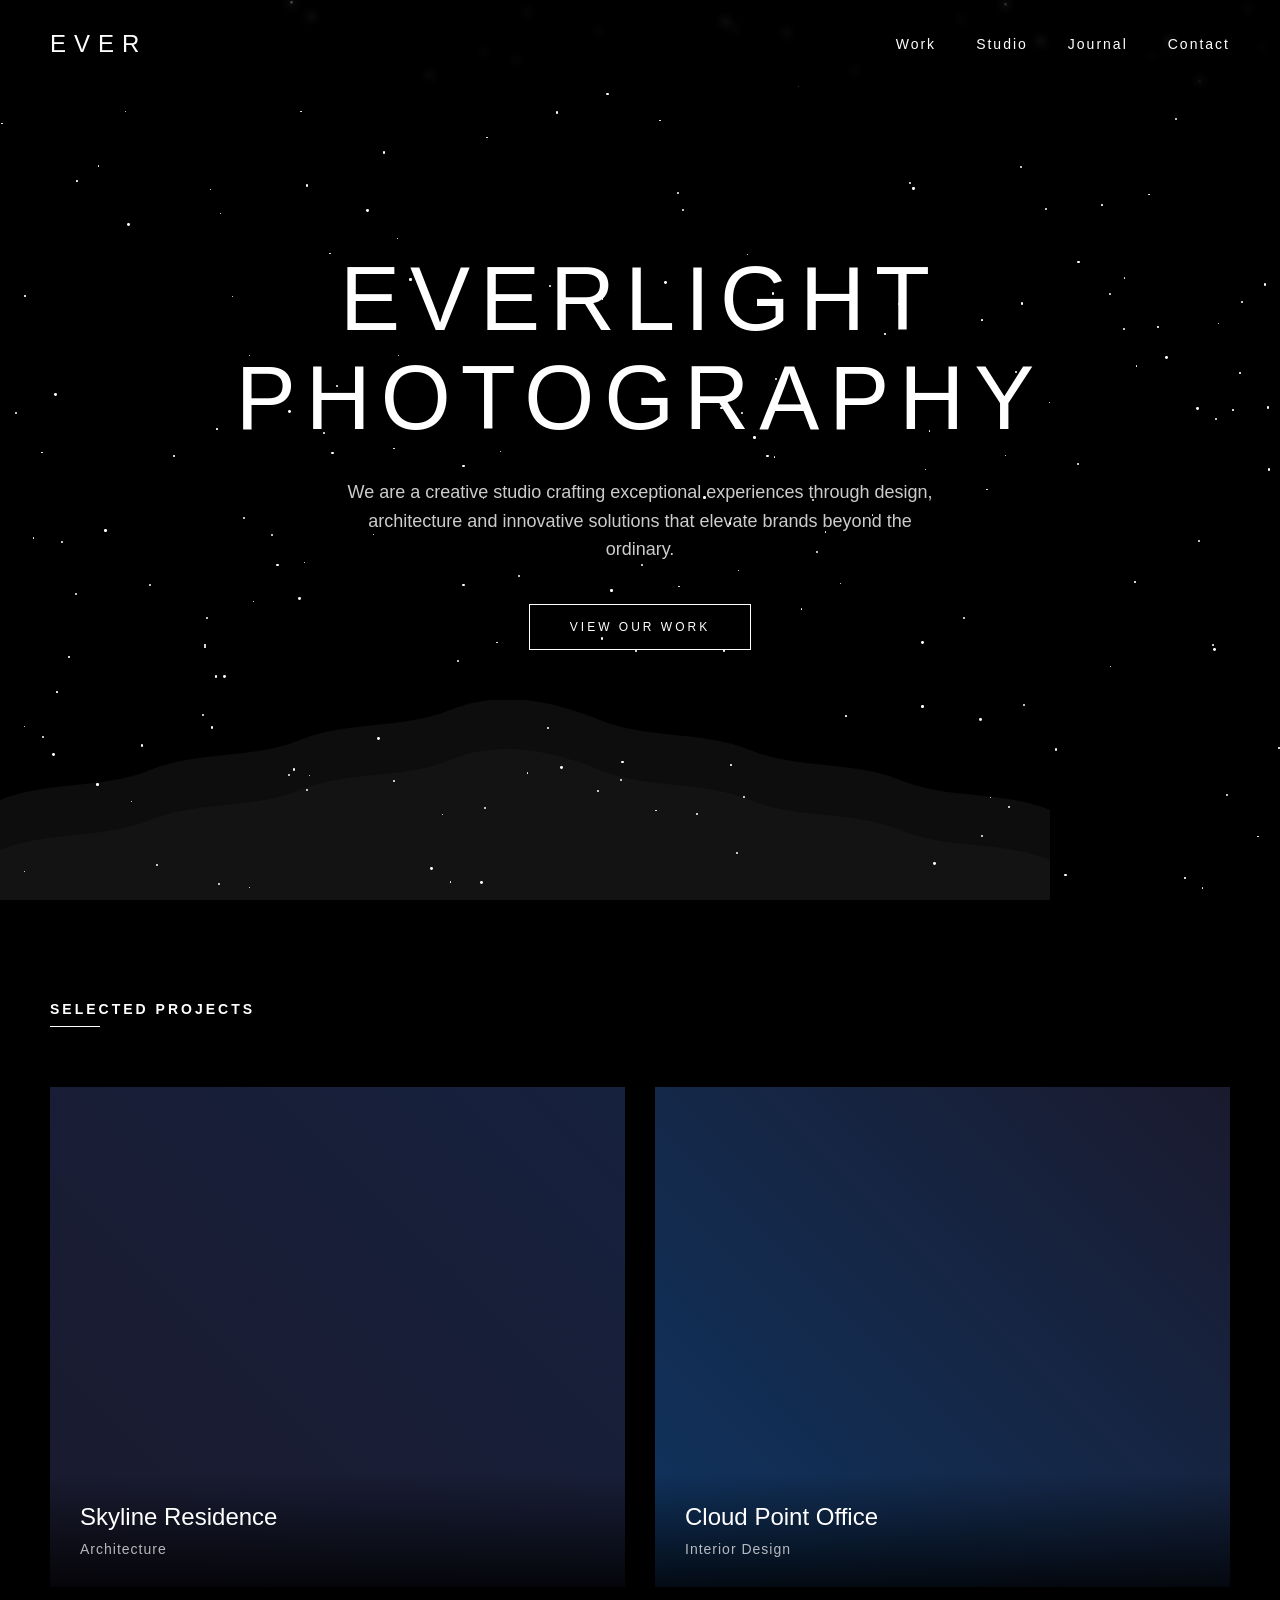
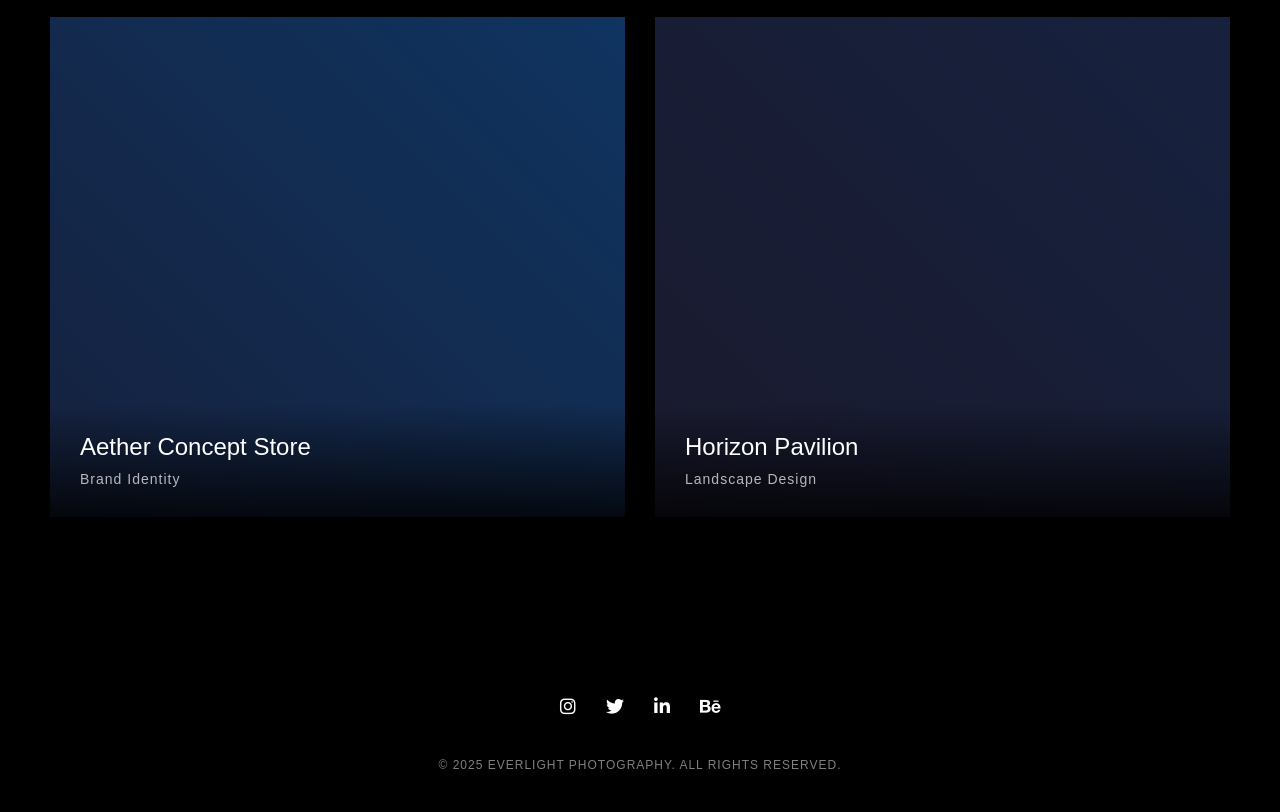
<file: index.html>
<!DOCTYPE html>
<html lang="en">
<head>
    <meta charset="UTF-8">
    <meta name="viewport" content="width=device-width, initial-scale=1.0">
    <title>EVERLIGHT PHOTOGRAPHY</title>
    <link rel="stylesheet" href="https://cdnjs.cloudflare.com/ajax/libs/font-awesome/6.4.0/css/all.min.css">
    <style>
        * {
            margin: 0;
            padding: 0;
            box-sizing: border-box;
            font-family: 'Helvetica Neue', Arial, sans-serif;
        }

        body {
            background: #000;
            color: #fff;
            overflow-x: hidden;
            min-height: 100vh;
            position: relative;
        }

        /* Starry background effect */
        #stars {
            position: fixed;
            top: 0;
            left: 0;
            width: 100%;
            height: 100%;
            z-index: -1;
        }

        .star {
            position: absolute;
            background-color: #fff;
            border-radius: 50%;
            animation: twinkle 4s infinite ease-in-out;
        }

        @keyframes twinkle {
            0%, 100% { opacity: 0.2; }
            50% { opacity: 1; }
        }

        /* Clouds at the bottom */
        .clouds {
            position: fixed;
            bottom: 0;
            left: 0;
            width: 100%;
            height: 200px;
            background: url('[data-uri]');
            background-size: 100% 100%;
            z-index: -1;
            opacity: 0.5;
        }

        /* Header styles */
        header {
            padding: 30px 50px;
            display: flex;
            justify-content: space-between;
            align-items: center;
            position: fixed;
            width: 100%;
            top: 0;
            z-index: 10;
            backdrop-filter: blur(5px);
            background: rgba(0, 0, 0, 0.3);
        }

        .logo {
            font-size: 24px;
            letter-spacing: 8px;
            font-weight: 300;
            text-transform: uppercase;
        }

        nav ul {
            display: flex;
            list-style: none;
            gap: 40px;
        }

        nav a {
            color: #fff;
            text-decoration: none;
            font-size: 14px;
            letter-spacing: 2px;
            position: relative;
            padding-bottom: 5px;
        }

        nav a:after {
            content: '';
            position: absolute;
            bottom: 0;
            left: 0;
            width: 0;
            height: 1px;
            background: #fff;
            transition: width 0.3s ease;
        }

        nav a:hover:after {
            width: 100%;
        }

        /* Hero section */
        .hero {
            height: 100vh;
            display: flex;
            flex-direction: column;
            justify-content: center;
            align-items: center;
            text-align: center;
            padding: 0 20px;
            position: relative;
            z-index: 1;
        }

        .hero h1 {
            font-size: 90px;
            font-weight: 300;
            letter-spacing: 10px;
            text-transform: uppercase;
            margin-bottom: 30px;
            line-height: 1.1;
        }

        .hero p {
            font-size: 18px;
            max-width: 600px;
            margin-bottom: 40px;
            line-height: 1.6;
            font-weight: 300;
            opacity: 0.8;
        }

        .typewriter {
            display: inline-block;
            position: relative;
        }

        .typewriter:after {
            content: '';
            position: absolute;
            right: -10px;
            top: 0;
            height: 100%;
            width: 2px;
            background: #fff;
            animation: blink 1s infinite;
        }

        @keyframes blink {
            0%, 100% { opacity: 1; }
            50% { opacity: 0; }
        }

        .btn {
            display: inline-block;
            padding: 15px 40px;
            border: 1px solid #fff;
            color: #fff;
            text-decoration: none;
            text-transform: uppercase;
            letter-spacing: 3px;
            font-size: 12px;
            transition: all 0.3s ease;
            position: relative;
            overflow: hidden;
        }

        .btn:before {
            content: '';
            position: absolute;
            top: 0;
            left: -100%;
            width: 100%;
            height: 100%;
            background: rgba(255, 255, 255, 0.1);
            transition: left 0.5s ease;
        }

        .btn:hover:before {
            left: 100%;
        }

        .btn:hover {
            background: rgba(255, 255, 255, 0.05);
        }

        /* Projects section */
        .projects {
            padding: 100px 50px;
            max-width: 1400px;
            margin: 0 auto;
        }

        .section-title {
            font-size: 14px;
            letter-spacing: 3px;
            text-transform: uppercase;
            margin-bottom: 60px;
            position: relative;
            display: inline-block;
            padding-bottom: 10px;
        }

        .section-title:after {
            content: '';
            position: absolute;
            bottom: 0;
            left: 0;
            width: 50px;
            height: 1px;
            background: #fff;
        }

        .project-grid {
            display: grid;
            grid-template-columns: repeat(auto-fill, minmax(400px, 1fr));
            gap: 30px;
        }

        .project-card {
            position: relative;
            height: 500px;
            overflow: hidden;
        }

        .project-image {
            width: 100%;
            height: 100%;
            background: #222;
            transition: transform 0.5s ease;
        }

        .project-card:hover .project-image {
            transform: scale(1.05);
        }

        .project-info {
            position: absolute;
            bottom: 0;
            left: 0;
            width: 100%;
            padding: 30px;
            background: linear-gradient(transparent, rgba(0,0,0,0.8));
        }

        .project-title {
            font-size: 24px;
            margin-bottom: 10px;
            font-weight: 300;
        }

        .project-category {
            font-size: 14px;
            opacity: 0.7;
            letter-spacing: 1px;
        }

        /* Footer */
        footer {
            padding: 80px 50px 40px;
            display: flex;
            flex-direction: column;
            align-items: center;
        }

        .social-links {
            display: flex;
            gap: 30px;
            margin-bottom: 40px;
        }

        .social-links a {
            color: #fff;
            font-size: 18px;
            transition: opacity 0.3s ease;
        }

        .social-links a:hover {
            opacity: 0.7;
        }

        .copyright {
            font-size: 12px;
            letter-spacing: 1px;
            opacity: 0.5;
        }

        /* Responsive design */
        @media (max-width: 900px) {
            .hero h1 {
                font-size: 60px;
                letter-spacing: 6px;
            }
            
            .project-grid {
                grid-template-columns: repeat(auto-fill, minmax(300px, 1fr));
            }
            
            .project-card {
                height: 400px;
            }
        }

        @media (max-width: 600px) {
            header {
                padding: 20px;
                flex-direction: column;
                gap: 20px;
            }
            
            .hero h1 {
                font-size: 40px;
                letter-spacing: 4px;
            }
            
            .hero p {
                font-size: 16px;
            }
            
            nav ul {
                gap: 20px;
            }
            
            .projects {
                padding: 80px 20px;
            }
            
            .project-grid {
                grid-template-columns: 1fr;
            }
        }
    </style>
</head>
<body>
    <!-- Starry background -->
    <div id="stars"></div>
    <div class="clouds"></div>

    <!-- Header -->
    <header>
        <div class="logo">EVER</div>
        <nav>
            <ul>
                <li><a href="#">Work</a></li>
                <li><a href="#">Studio</a></li>
                <li><a href="#">Journal</a></li>
                <li><a href="#">Contact</a></li>
            </ul>
        </nav>
    </header>

    <!-- Hero Section -->
    <section class="hero">
        <h1>EVERLIGHT<br>PHOTOGRAPHY</h1>
        <p>We are a creative studio crafting exceptional experiences through design, architecture and innovative solutions that elevate brands beyond the ordinary.</p>
        <a href="#" class="btn">View Our Work</a>
    </section>

    <!-- Projects Section -->
    <section class="projects">
        <h2 class="section-title">Selected Projects</h2>
        <div class="project-grid">
            <div class="project-card">
                <div class="project-image" style="background: linear-gradient(45deg, #1a1a2e, #16213e);"></div>
                <div class="project-info">
                    <h3 class="project-title">Skyline Residence</h3>
                    <p class="project-category">Architecture</p>
                </div>
            </div>
            <div class="project-card">
                <div class="project-image" style="background: linear-gradient(45deg, #0f3460, #1a1a2e);"></div>
                <div class="project-info">
                    <h3 class="project-title">Cloud Point Office</h3>
                    <p class="project-category">Interior Design</p>
                </div>
            </div>
            <div class="project-card">
                <div class="project-image" style="background: linear-gradient(45deg, #16213e, #0f3460);"></div>
                <div class="project-info">
                    <h3 class="project-title">Aether Concept Store</h3>
                    <p class="project-category">Brand Identity</p>
                </div>
            </div>
            <div class="project-card">
                <div class="project-image" style="background: linear-gradient(45deg, #1a1a2e, #16213e);"></div>
                <div class="project-info">
                    <h3 class="project-title">Horizon Pavilion</h3>
                    <p class="project-category">Landscape Design</p>
                </div>
            </div>
        </div>
    </section>

    <!-- Footer -->
    <footer>
        <div class="social-links">
            <a href="#"><i class="fab fa-instagram"></i></a>
            <a href="#"><i class="fab fa-twitter"></i></a>
            <a href="#"><i class="fab fa-linkedin-in"></i></a>
            <a href="#"><i class="fab fa-behance"></i></a>
        </div>
        <p class="copyright">© 2025 EVERLIGHT PHOTOGRAPHY. ALL RIGHTS RESERVED.</p>
    </footer>

    <script>
        // Create stars for background
        function createStars() {
            const starsContainer = document.getElementById('stars');
            const starsCount = 200;
            
            for (let i = 0; i < starsCount; i++) {
                const star = document.createElement('div');
                star.classList.add('star');
                
                // Random position
                const posX = Math.random() * 100;
                const posY = Math.random() * 100;
                
                // Random size
                const size = Math.random() * 2 + 1;
                
                // Random animation delay
                const delay = Math.random() * 5;
                
                star.style.left = `${posX}%`;
                star.style.top = `${posY}%`;
                star.style.width = `${size}px`;
                star.style.height = `${size}px`;
                star.style.animationDelay = `${delay}s`;
                
                starsContainer.appendChild(star);
            }
        }
        
        // Initialize typewriter effect
        function initTypewriter() {
            const text = "CREATIVE STUDIO";
            const typewriterEl = document.querySelector('.hero p');
            let i = 0;
            
            function type() {
                if (i < text.length) {
                    typewriterEl.innerHTML = text.substring(0, i + 1) + '<span class="typewriter"></span>';
                    i++;
                    setTimeout(type, 100);
                } else {
                    // Once complete, start blinking
                    setInterval(() => {
                        typewriterEl.querySelector('.typewriter').style.animation = 'blink 1s infinite';
                    }, 100);
                }
            }
            
            // Start typing after a delay
            setTimeout(type, 1000);
        }
        
        // Initialize when page loads
        document.addEventListener('DOMContentLoaded', () => {
            createStars();
            // initTypewriter(); // Uncomment to enable typewriter effect
        });
    </script>
</body>
</html>
</file>
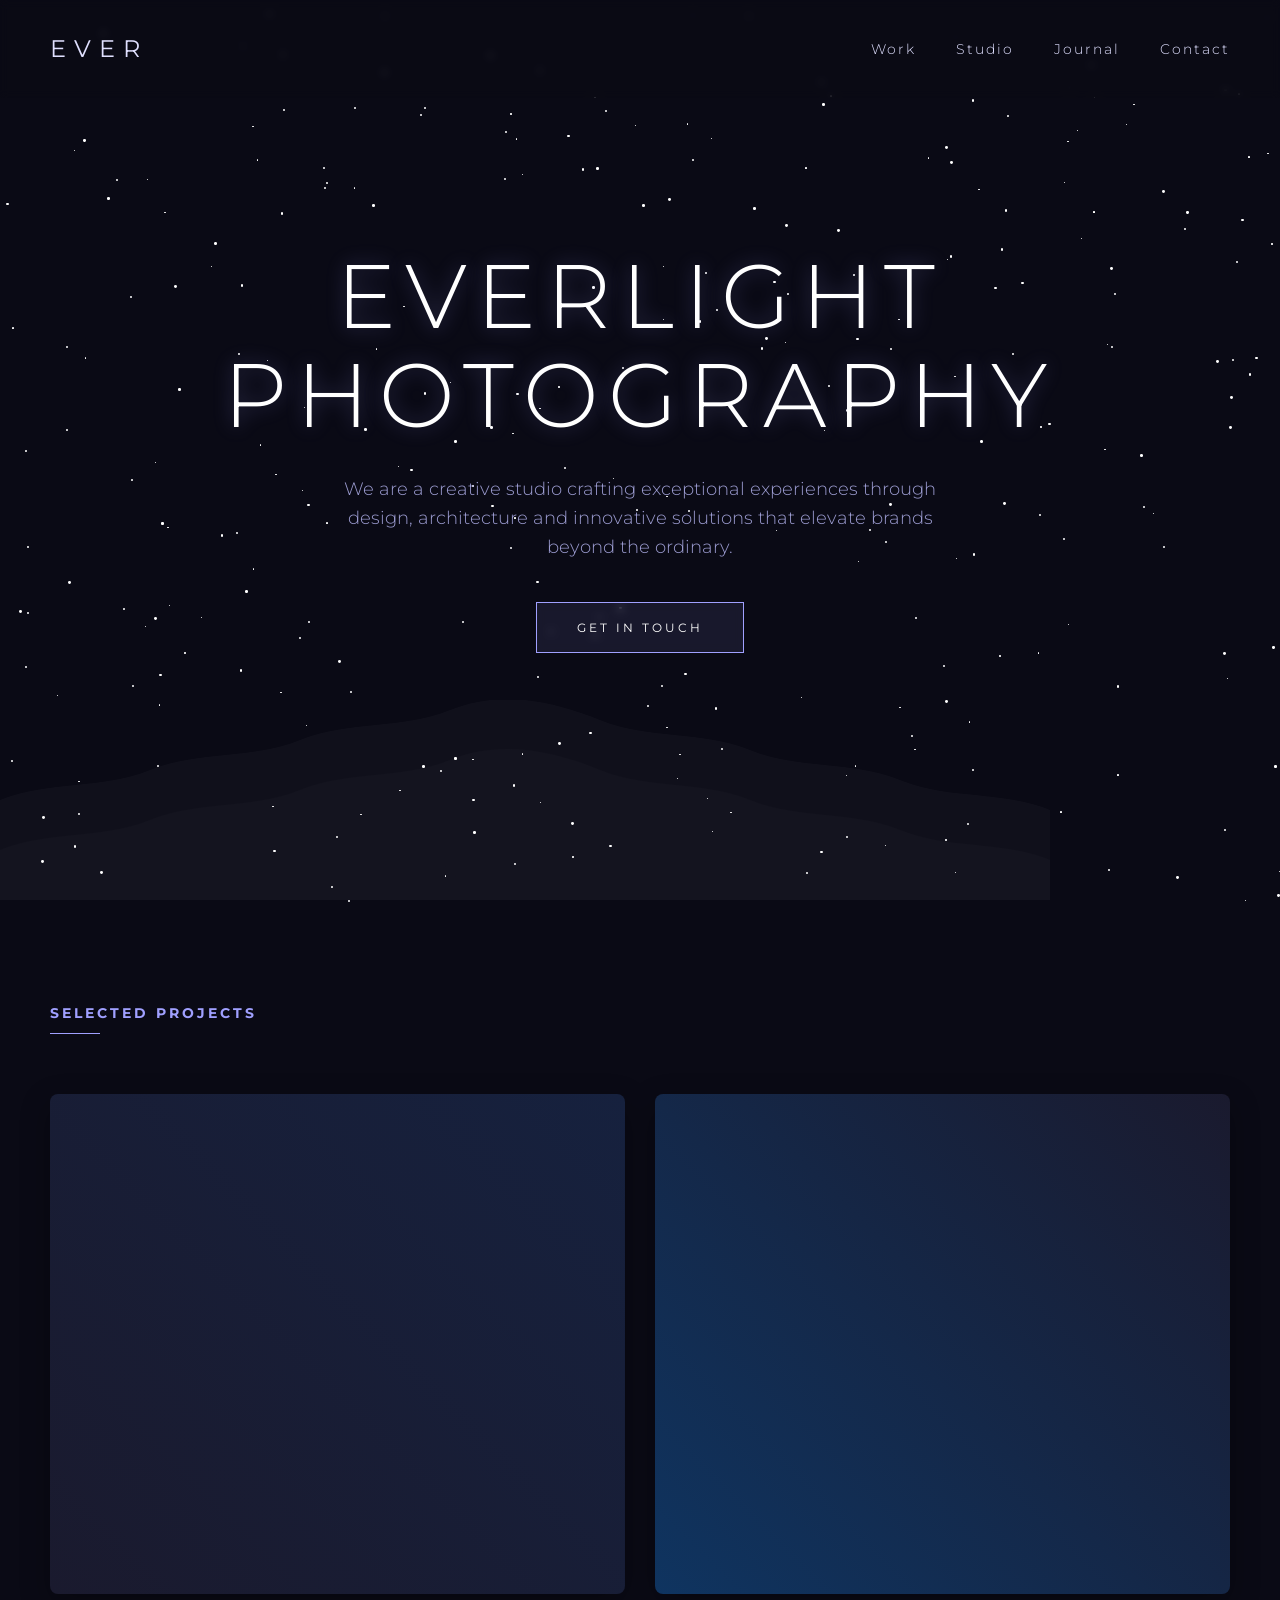
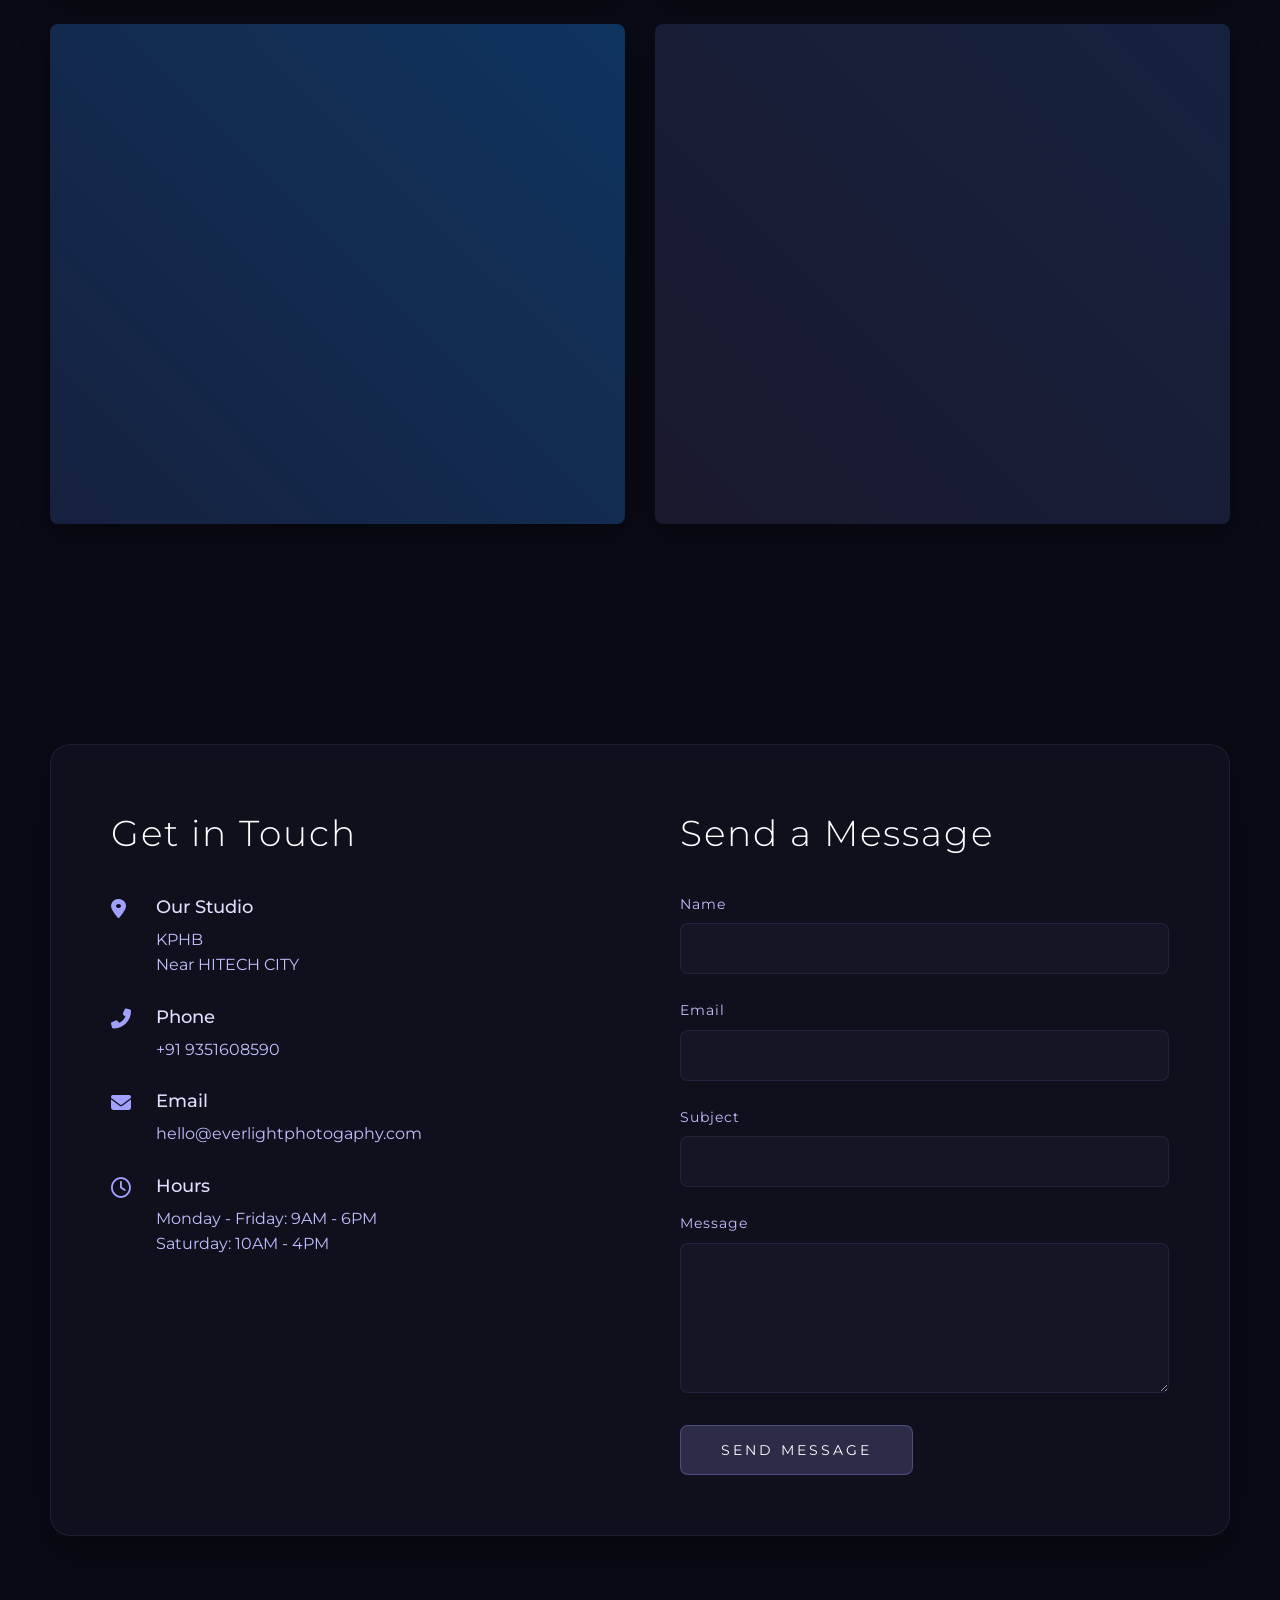
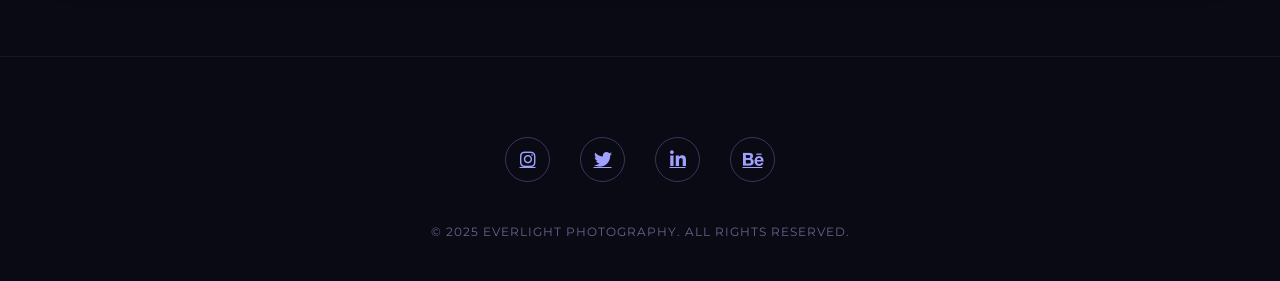
<file: index2.html>
<!DOCTYPE html>
<html lang="en">
<head>
    <meta charset="UTF-8">
    <meta name="viewport" content="width=device-width, initial-scale=1.0">
    <title>EVERLIGHT | Creative Studio</title>
    <link rel="stylesheet" href="https://cdnjs.cloudflare.com/ajax/libs/font-awesome/6.4.0/css/all.min.css">
    <link href="https://fonts.googleapis.com/css2?family=Montserrat:wght@300;400;500&display=swap" rel="stylesheet">
    <style>
        * {
            margin: 0;
            padding: 0;
            box-sizing: border-box;
            font-family: 'Montserrat', 'Helvetica Neue', Arial, sans-serif;
        }

        body {
            background: #0a0a15;
            color: #fff;
            overflow-x: hidden;
            min-height: 100vh;
            position: relative;
            line-height: 1.6;
        }

        /* Starry background effect */
        #stars {
            position: fixed;
            top: 0;
            left: 0;
            width: 100%;
            height: 100%;
            z-index: -1;
        }

        .star {
            position: absolute;
            background-color: #fff;
            border-radius: 50%;
            animation: twinkle 4s infinite ease-in-out;
        }

        @keyframes twinkle {
            0%, 100% { opacity: 0.2; transform: scale(1); }
            50% { opacity: 1; transform: scale(1.2); }
        }

        /* Clouds at the bottom */
        .clouds {
            position: fixed;
            bottom: 0;
            left: 0;
            width: 100%;
            height: 200px;
            background: url('[data-uri]');
            background-size: 100% 100%;
            z-index: -1;
            opacity: 0.3;
        }

        /* Header styles */
        header {
            padding: 30px 50px;
            display: flex;
            justify-content: space-between;
            align-items: center;
            position: fixed;
            width: 100%;
            top: 0;
            z-index: 10;
            backdrop-filter: blur(5px);
            background: rgba(10, 10, 21, 0.7);
            transition: background 0.3s ease;
        }

        header.scrolled {
            background: rgba(10, 10, 21, 0.95);
            box-shadow: 0 5px 20px rgba(0, 0, 0, 0.2);
        }

        .logo {
            font-size: 24px;
            letter-spacing: 8px;
            font-weight: 400;
            text-transform: uppercase;
            color: #e0e0ff;
        }

        nav ul {
            display: flex;
            list-style: none;
            gap: 40px;
        }

        nav a {
            color: #e0e0ff;
            text-decoration: none;
            font-size: 14px;
            letter-spacing: 2px;
            position: relative;
            padding-bottom: 5px;
            font-weight: 300;
            transition: color 0.3s ease;
        }

        nav a:after {
            content: '';
            position: absolute;
            bottom: 0;
            left: 0;
            width: 0;
            height: 1px;
            background: #a0a0ff;
            transition: width 0.3s ease;
        }

        nav a:hover:after {
            width: 100%;
        }

        nav a:hover {
            color: #fff;
        }

        /* Hero section */
        .hero {
            height: 100vh;
            display: flex;
            flex-direction: column;
            justify-content: center;
            align-items: center;
            text-align: center;
            padding: 0 20px;
            position: relative;
            z-index: 1;
        }

        .hero h1 {
            font-size: 90px;
            font-weight: 300;
            letter-spacing: 10px;
            text-transform: uppercase;
            margin-bottom: 30px;
            line-height: 1.1;
            color: #ffffff;
            text-shadow: 0 0 20px rgba(160, 160, 255, 0.3);
        }

        .hero p {
            font-size: 18px;
            max-width: 600px;
            margin-bottom: 40px;
            line-height: 1.6;
            font-weight: 300;
            opacity: 0.8;
            color: #c0c0ff;
        }

        .btn {
            display: inline-block;
            padding: 15px 40px;
            border: 1px solid #a0a0ff;
            color: #fff;
            text-decoration: none;
            text-transform: uppercase;
            letter-spacing: 3px;
            font-size: 12px;
            transition: all 0.3s ease;
            position: relative;
            overflow: hidden;
            background: rgba(160, 160, 255, 0.1);
            backdrop-filter: blur(5px);
        }

        .btn:before {
            content: '';
            position: absolute;
            top: 0;
            left: -100%;
            width: 100%;
            height: 100%;
            background: rgba(160, 160, 255, 0.2);
            transition: left 0.5s ease;
        }

        .btn:hover:before {
            left: 100%;
        }

        .btn:hover {
            background: rgba(160, 160, 255, 0.15);
            box-shadow: 0 0 20px rgba(160, 160, 255, 0.2);
        }

        /* Projects section */
        .projects {
            padding: 100px 50px;
            max-width: 1400px;
            margin: 0 auto;
        }

        .section-title {
            font-size: 14px;
            letter-spacing: 3px;
            text-transform: uppercase;
            margin-bottom: 60px;
            position: relative;
            display: inline-block;
            padding-bottom: 10px;
            color: #a0a0ff;
        }

        .section-title:after {
            content: '';
            position: absolute;
            bottom: 0;
            left: 0;
            width: 50px;
            height: 1px;
            background: #a0a0ff;
        }

        .project-grid {
            display: grid;
            grid-template-columns: repeat(auto-fill, minmax(400px, 1fr));
            gap: 30px;
        }

        .project-card {
            position: relative;
            height: 500px;
            overflow: hidden;
            border-radius: 8px;
            box-shadow: 0 10px 30px rgba(0, 0, 0, 0.3);
        }

        .project-image {
            width: 100%;
            height: 100%;
            background: #222;
            transition: transform 0.5s ease;
            background-size: cover;
            background-position: center;
        }

        .project-card:hover .project-image {
            transform: scale(1.05);
        }

        .project-info {
            position: absolute;
            bottom: 0;
            left: 0;
            width: 100%;
            padding: 30px;
            background: linear-gradient(transparent, rgba(10, 10, 21, 0.9));
            opacity: 0;
            transition: opacity 0.3s ease;
        }

        .project-card:hover .project-info {
            opacity: 1;
        }

        .project-title {
            font-size: 24px;
            margin-bottom: 10px;
            font-weight: 400;
            color: #fff;
        }

        .project-category {
            font-size: 14px;
            opacity: 0.7;
            letter-spacing: 1px;
            color: #a0a0ff;
        }

        /* Contact Section */
        .contact {
            padding: 120px 50px;
            max-width: 1400px;
            margin: 0 auto;
            position: relative;
        }

        .contact-container {
            display: grid;
            grid-template-columns: 1fr 1fr;
            gap: 80px;
            background: rgba(20, 20, 35, 0.6);
            backdrop-filter: blur(10px);
            border-radius: 20px;
            padding: 60px;
            box-shadow: 0 20px 50px rgba(0, 0, 0, 0.3);
            border: 1px solid rgba(160, 160, 255, 0.1);
        }

        .contact-info h3 {
            font-size: 36px;
            font-weight: 300;
            margin-bottom: 30px;
            color: #fff;
            letter-spacing: 2px;
        }

        .contact-details {
            margin-bottom: 40px;
        }

        .contact-item {
            display: flex;
            margin-bottom: 25px;
            align-items: flex-start;
        }

        .contact-icon {
            font-size: 20px;
            color: #a0a0ff;
            margin-right: 15px;
            min-width: 30px;
        }

        .contact-text {
            flex: 1;
        }

        .contact-text h4 {
            font-size: 18px;
            margin-bottom: 5px;
            font-weight: 500;
            color: #e0e0ff;
        }

        .contact-text p, .contact-text a {
            font-size: 16px;
            color: #c0c0ff;
            text-decoration: none;
            transition: color 0.3s ease;
        }

        .contact-text a:hover {
            color: #a0a0ff;
        }

        .contact-form h3 {
            font-size: 36px;
            font-weight: 300;
            margin-bottom: 30px;
            color: #fff;
            letter-spacing: 2px;
        }

        .form-group {
            margin-bottom: 25px;
        }

        .form-group label {
            display: block;
            margin-bottom: 8px;
            color: #c0c0ff;
            font-size: 14px;
            letter-spacing: 1px;
        }

        .form-control {
            width: 100%;
            padding: 15px;
            background: rgba(30, 30, 50, 0.4);
            border: 1px solid rgba(160, 160, 255, 0.1);
            border-radius: 8px;
            color: #fff;
            font-size: 16px;
            transition: all 0.3s ease;
        }

        .form-control:focus {
            outline: none;
            border-color: #a0a0ff;
            box-shadow: 0 0 10px rgba(160, 160, 255, 0.2);
        }

        textarea.form-control {
            min-height: 150px;
            resize: vertical;
        }

        .submit-btn {
            background: rgba(160, 160, 255, 0.2);
            border: none;
            padding: 15px 40px;
            color: #fff;
            text-transform: uppercase;
            letter-spacing: 3px;
            font-size: 14px;
            border-radius: 8px;
            cursor: pointer;
            transition: all 0.3s ease;
            border: 1px solid rgba(160, 160, 255, 0.3);
        }

        .submit-btn:hover {
            background: rgba(160, 160, 255, 0.3);
            box-shadow: 0 0 20px rgba(160, 160, 255, 0.2);
        }

        /* Footer */
        footer {
            padding: 80px 50px 40px;
            display: flex;
            flex-direction: column;
            align-items: center;
            border-top: 1px solid rgba(160, 160, 255, 0.1);
        }

        .social-links {
            display: flex;
            gap: 30px;
            margin-bottom: 40px;
        }

        .social-links a {
            color: #a0a0ff;
            font-size: 18px;
            transition: all 0.3s ease;
            width: 45px;
            height: 45px;
            border-radius: 50%;
            display: flex;
            align-items: center;
            justify-content: center;
            border: 1px solid rgba(160, 160, 255, 0.3);
        }

        .social-links a:hover {
            color: #fff;
            background: rgba(160, 160, 255, 0.2);
            transform: translateY(-3px);
            box-shadow: 0 5px 15px rgba(160, 160, 255, 0.2);
        }

        .copyright {
            font-size: 12px;
            letter-spacing: 1px;
            opacity: 0.5;
            color: #c0c0ff;
        }

        /* Responsive design */
        @media (max-width: 1100px) {
            .contact-container {
                grid-template-columns: 1fr;
                gap: 50px;
            }
        }

        @media (max-width: 900px) {
            .hero h1 {
                font-size: 60px;
                letter-spacing: 6px;
            }
            
            .project-grid {
                grid-template-columns: repeat(auto-fill, minmax(300px, 1fr));
            }
            
            .project-card {
                height: 400px;
            }
            
            .contact {
                padding: 80px 30px;
            }
            
            .contact-container {
                padding: 40px;
            }
        }

        @media (max-width: 600px) {
            header {
                padding: 20px;
                flex-direction: column;
                gap: 20px;
            }
            
            .hero h1 {
                font-size: 40px;
                letter-spacing: 4px;
            }
            
            .hero p {
                font-size: 16px;
            }
            
            nav ul {
                gap: 20px;
            }
            
            .projects {
                padding: 80px 20px;
            }
            
            .project-grid {
                grid-template-columns: 1fr;
            }
            
            .contact {
                padding: 60px 20px;
            }
            
            .contact-container {
                padding: 30px 20px;
            }
            
            .contact-info h3, .contact-form h3 {
                font-size: 28px;
            }
        }
    </style>
</head>
<body>
    <!-- Starry background -->
    <div id="stars"></div>
    <div class="clouds"></div>

    <!-- Header -->
    <header>
        <div class="logo">EVER</div>
        <nav>
            <ul>
                <li><a href="#">Work</a></li>
                <li><a href="#">Studio</a></li>
                <li><a href="#">Journal</a></li>
                <li><a href="#contact">Contact</a></li>
            </ul>
        </nav>
    </header>

    <!-- Hero Section -->
    <section class="hero">
        <h1>EVERLIGHT<br>PHOTOGRAPHY</h1>
        <p>We are a creative studio crafting exceptional experiences through design, architecture and innovative solutions that elevate brands beyond the ordinary.</p>
        <a href="#contact" class="btn">Get in Touch</a>
    </section>

    <!-- Projects Section -->
    <section class="projects">
        <h2 class="section-title">Selected Projects</h2>
        <div class="project-grid">
            <div class="project-card">
                <div class="project-image" style="background: linear-gradient(45deg, #1a1a2e, #16213e);"></div>
                <div class="project-info">
                    <h3 class="project-title">Skyline Residence</h3>
                    <p class="project-category">Architecture</p>
                </div>
            </div>
            <div class="project-card">
                <div class="project-image" style="background: linear-gradient(45deg, #0f3460, #1a1a2e);"></div>
                <div class="project-info">
                    <h3 class="project-title">Cloud Point Office</h3>
                    <p class="project-category">Interior Design</p>
                </div>
            </div>
            <div class="project-card">
                <div class="project-image" style="background: linear-gradient(45deg, #16213e, #0f3460);"></div>
                <div class="project-info">
                    <h3 class="project-title">Aether Concept Store</h3>
                    <p class="project-category">Brand Identity</p>
                </div>
            </div>
            <div class="project-card">
                <div class="project-image" style="background: linear-gradient(45deg, #1a1a2e, #16213e);"></div>
                <div class="project-info">
                    <h3 class="project-title">Horizon Pavilion</h3>
                    <p class="project-category">Landscape Design</p>
                </div>
            </div>
        </div>
    </section>

    <!-- Contact Section -->
    <section id="contact" class="contact">
        <div class="contact-container">
            <div class="contact-info">
                <h3>Get in Touch</h3>
                <div class="contact-details">
                    <div class="contact-item">
                        <div class="contact-icon"><i class="fas fa-map-marker-alt"></i></div>
                        <div class="contact-text">
                            <h4>Our Studio</h4>
                            <p>KPHB<br>Near HITECH CITY</p>
                        </div>
                    </div>
                    <div class="contact-item">
                        <div class="contact-icon"><i class="fas fa-phone-alt"></i></div>
                        <div class="contact-text">
                            <h4>Phone</h4>
                            <p>+91 9351608590</p>
                        </div>
                    </div>
                    <div class="contact-item">
                        <div class="contact-icon"><i class="fas fa-envelope"></i></div>
                        <div class="contact-text">
                            <h4>Email</h4>
                            <p><a href="mailto:hello@everlightphotography.com">hello@everlightphotogaphy.com</a></p>
                        </div>
                    </div>
                    <div class="contact-item">
                        <div class="contact-icon"><i class="far fa-clock"></i></div>
                        <div class="contact-text">
                            <h4>Hours</h4>
                            <p>Monday - Friday: 9AM - 6PM<br>Saturday: 10AM - 4PM</p>
                        </div>
                    </div>
                </div>
            </div>
            <div class="contact-form">
                <h3>Send a Message</h3>
                <form>
                    <div class="form-group">
                        <label for="name">Name</label>
                        <input type="text" id="name" class="form-control" required>
                    </div>
                    <div class="form-group">
                        <label for="email">Email</label>
                        <input type="email" id="email" class="form-control" required>
                    </div>
                    <div class="form-group">
                        <label for="subject">Subject</label>
                        <input type="text" id="subject" class="form-control" required>
                    </div>
                    <div class="form-group">
                        <label for="message">Message</label>
                        <textarea id="message" class="form-control" required></textarea>
                    </div>
                    <button type="submit" class="submit-btn">Send Message</button>
                </form>
            </div>
        </div>
    </section>

    <!-- Footer -->
    <footer>
        <div class="social-links">
            <a href="#"><i class="fab fa-instagram"></i></a>
            <a href="#"><i class="fab fa-twitter"></i></a>
            <a href="#"><i class="fab fa-linkedin-in"></i></a>
            <a href="#"><i class="fab fa-behance"></i></a>
        </div>
        <p class="copyright">© 2025 EVERLIGHT PHOTOGRAPHY. ALL RIGHTS RESERVED.</p>
    </footer>

    <script>
        // Create stars for background
        function createStars() {
            const starsContainer = document.getElementById('stars');
            const starsCount = 300;
            
            for (let i = 0; i < starsCount; i++) {
                const star = document.createElement('div');
                star.classList.add('star');
                
                // Random position
                const posX = Math.random() * 100;
                const posY = Math.random() * 100;
                
                // Random size
                const size = Math.random() * 2 + 1;
                
                // Random animation delay
                const delay = Math.random() * 5;
                
                star.style.left = `${posX}%`;
                star.style.top = `${posY}%`;
                star.style.width = `${size}px`;
                star.style.height = `${size}px`;
                star.style.animationDelay = `${delay}s`;
                
                starsContainer.appendChild(star);
            }
        }
        
        // Header scroll effect
        function handleHeaderScroll() {
            const header = document.querySelector('header');
            if (window.scrollY > 50) {
                header.classList.add('scrolled');
            } else {
                header.classList.remove('scrolled');
            }
        }
        
        // Form submission
        function handleFormSubmit(e) {
            e.preventDefault();
            alert('Thank you for your message! We will get back to you soon.');
            document.querySelector('form').reset();
        }
        
        // Initialize when page loads
        document.addEventListener('DOMContentLoaded', () => {
            createStars();
            window.addEventListener('scroll', handleHeaderScroll);
            document.querySelector('form').addEventListener('submit', handleFormSubmit);
        });
    </script>
</body>
</html>
</file>
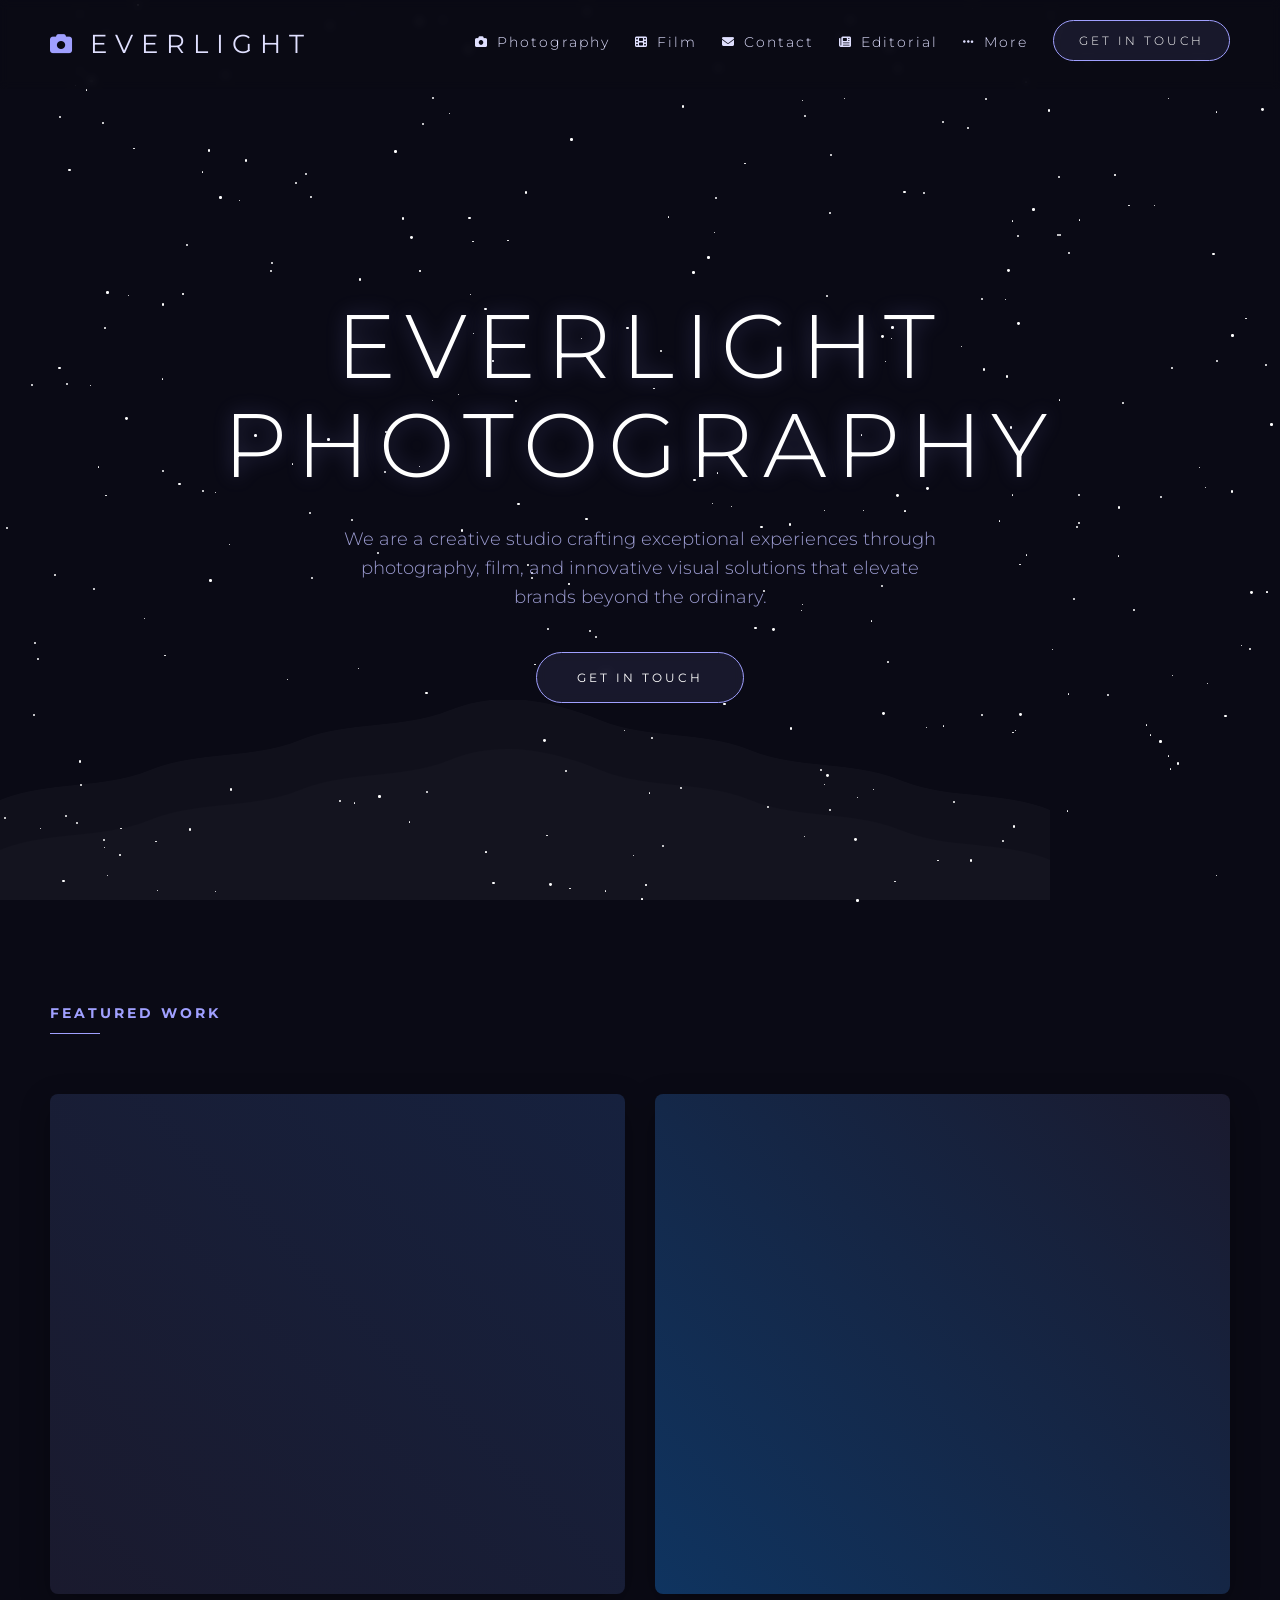
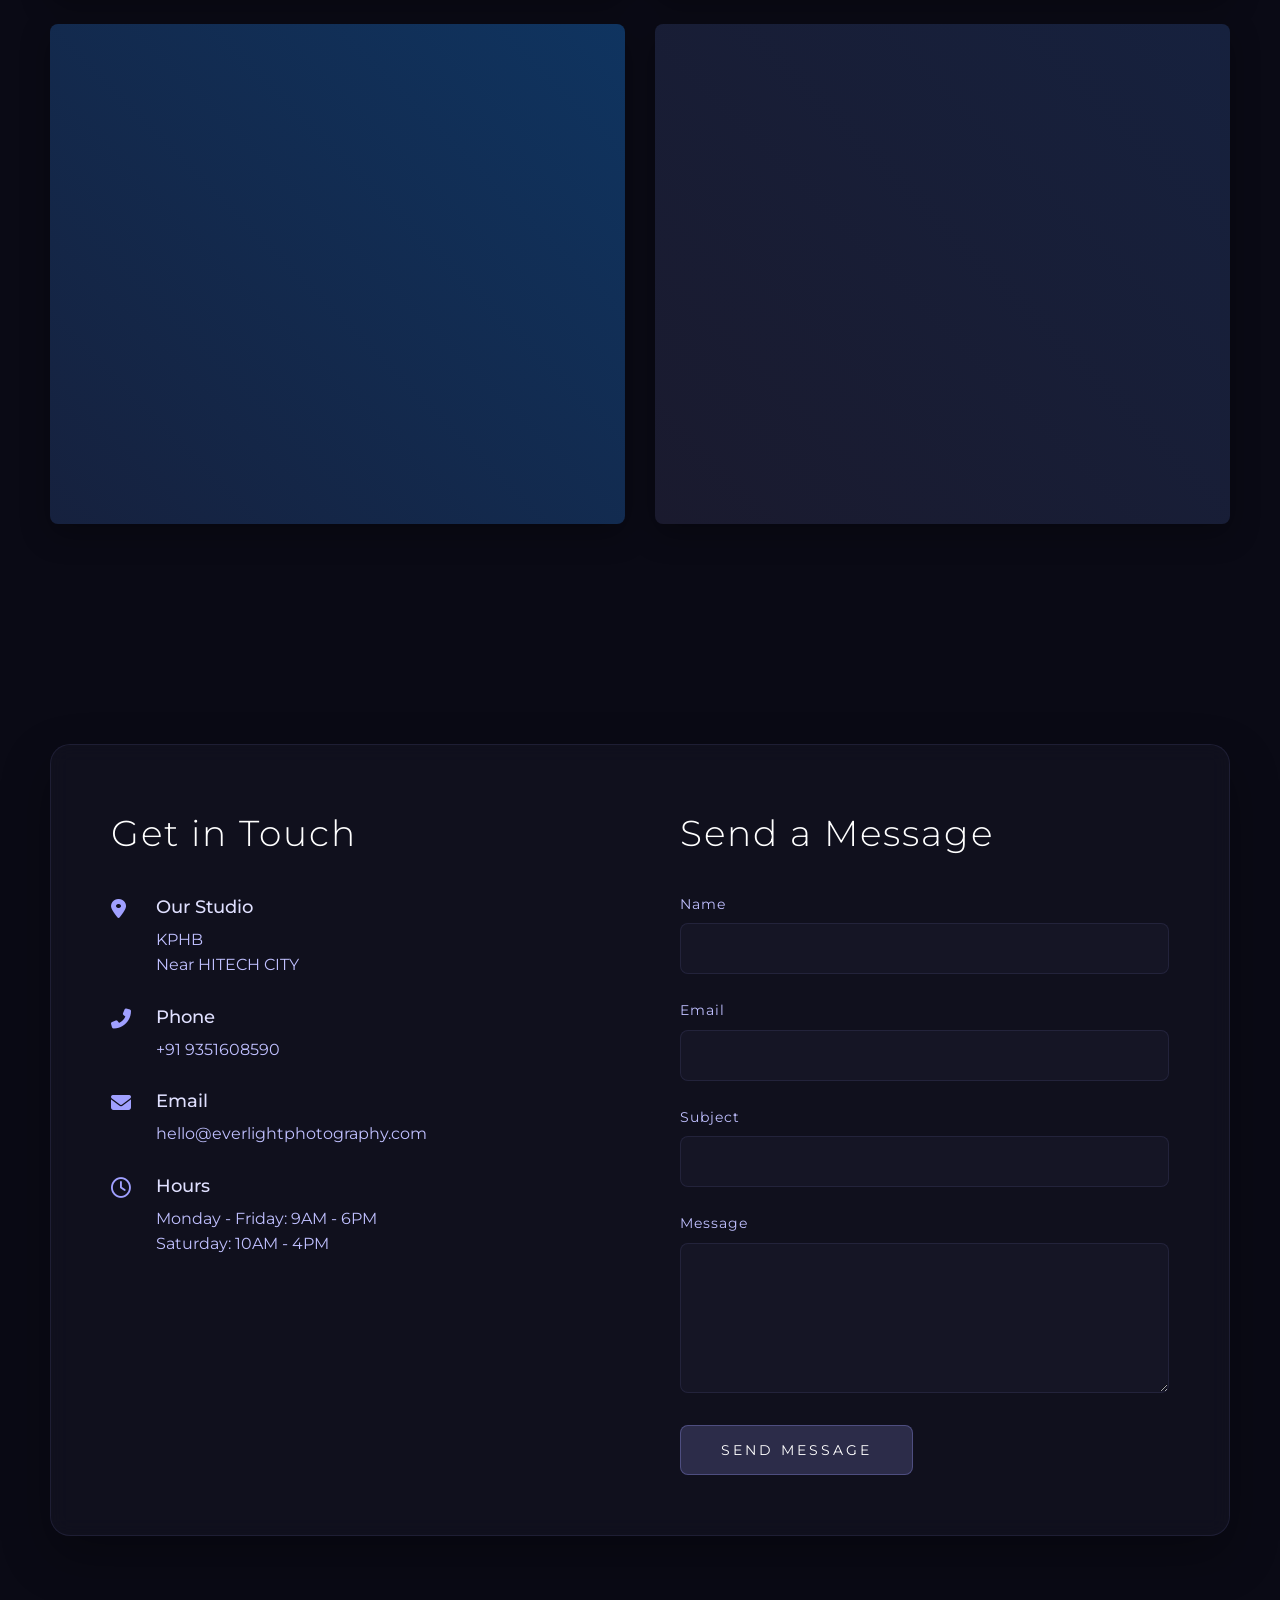
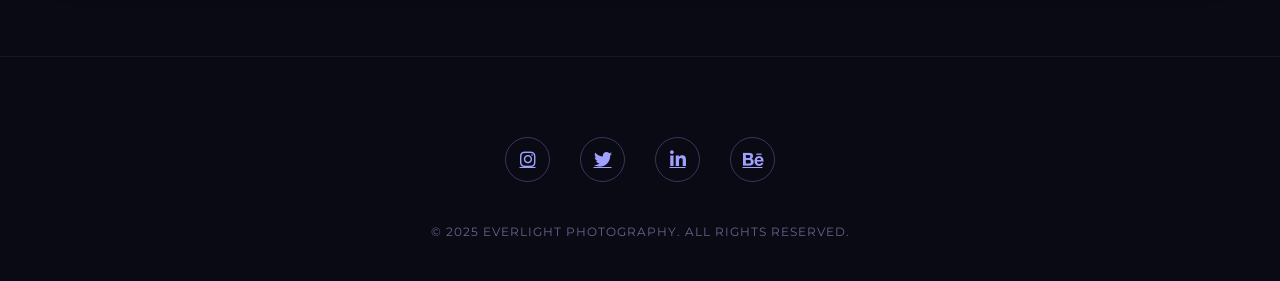
<file: index3.html>
<!DOCTYPE html>
<html lang="en">
<head>
    <meta charset="UTF-8">
    <meta name="viewport" content="width=device-width, initial-scale=1.0">
    <title>EVERLIGHT | Creative Studio</title>
    <link rel="stylesheet" href="https://cdnjs.cloudflare.com/ajax/libs/font-awesome/6.4.0/css/all.min.css">
    <link href="https://fonts.googleapis.com/css2?family=Montserrat:wght@300;400;500;600;700&display=swap" rel="stylesheet">
    <style>
        * {
            margin: 0;
            padding: 0;
            box-sizing: border-box;
            font-family: 'Montserrat', 'Helvetica Neue', Arial, sans-serif;
        }

        body {
            background: #0a0a15;
            color: #fff;
            overflow-x: hidden;
            min-height: 100vh;
            position: relative;
            line-height: 1.6;
        }

        /* Starry background effect */
        #stars {
            position: fixed;
            top: 0;
            left: 0;
            width: 100%;
            height: 100%;
            z-index: -1;
        }

        .star {
            position: absolute;
            background-color: #fff;
            border-radius: 50%;
            animation: twinkle 4s infinite ease-in-out;
        }

        @keyframes twinkle {
            0%, 100% { opacity: 0.2; transform: scale(1); }
            50% { opacity: 1; transform: scale(1.2); }
        }

        /* Clouds at the bottom */
        .clouds {
            position: fixed;
            bottom: 0;
            left: 0;
            width: 100%;
            height: 200px;
            background: url('[data-uri]');
            background-size: 100% 100%;
            z-index: -1;
            opacity: 0.3;
        }

        /* Updated Header styles */
        header {
            padding: 20px 50px;
            display: flex;
            justify-content: space-between;
            align-items: center;
            position: fixed;
            width: 100%;
            top: 0;
            z-index: 10;
            backdrop-filter: blur(5px);
            background: rgba(10, 10, 21, 0.7);
            transition: all 0.3s ease;
        }

        header.scrolled {
            background: rgba(10, 10, 21, 0.95);
            box-shadow: 0 5px 20px rgba(0, 0, 0, 0.2);
        }

        .logo {
            font-size: 26px;
            letter-spacing: 8px;
            font-weight: 400;
            text-transform: uppercase;
            color: #e0e0ff;
            display: flex;
            align-items: center;
            gap: 10px;
        }

        .logo-icon {
            font-size: 22px;
            color: #a0a0ff;
        }

        nav ul {
            display: flex;
            list-style: none;
            gap: 25px;
            align-items: center;
        }

        nav a {
            color: #e0e0ff;
            text-decoration: none;
            font-size: 14px;
            letter-spacing: 2px;
            position: relative;
            padding-bottom: 5px;
            font-weight: 300;
            transition: all 0.3s ease;
            display: flex;
            align-items: center;
            gap: 8px;
        }

        nav a:after {
            content: '';
            position: absolute;
            bottom: 0;
            left: 0;
            width: 0;
            height: 1px;
            background: #a0a0ff;
            transition: width 0.3s ease;
        }

        nav a:hover:after {
            width: 100%;
        }

        nav a:hover {
            color: #fff;
        }

        nav a i {
            font-size: 12px;
        }

        /* Navigation button styles */
        .nav-btn {
            display: inline-block;
            padding: 10px 25px;
            border: 1px solid #a0a0ff;
            color: #fff;
            text-decoration: none;
            text-transform: uppercase;
            letter-spacing: 3px;
            font-size: 12px;
            transition: all 0.3s ease;
            position: relative;
            overflow: hidden;
            background: rgba(160, 160, 255, 0.1);
            backdrop-filter: blur(5px);
            border-radius: 30px;
        }

        .nav-btn:before {
            content: '';
            position: absolute;
            top: 0;
            left: -100%;
            width: 100%;
            height: 100%;
            background: rgba(160, 160, 255, 0.2);
            transition: left 0.5s ease;
        }

        .nav-btn:hover:before {
            left: 100%;
        }

        .nav-btn:hover {
            background: rgba(160, 160, 255, 0.15);
            box-shadow: 0 0 15px rgba(160, 160, 255, 0.3);
            transform: translateY(-2px);
        }

        /* Mobile menu toggle */
        .mobile-toggle {
            display: none;
            background: none;
            border: none;
            color: #e0e0ff;
            font-size: 24px;
            cursor: pointer;
        }

        /* Hero section */
        .hero {
            height: 100vh;
            display: flex;
            flex-direction: column;
            justify-content: center;
            align-items: center;
            text-align: center;
            padding: 0 20px;
            position: relative;
            z-index: 1;
            padding-top: 100px;
        }

        .hero h1 {
            font-size: 90px;
            font-weight: 300;
            letter-spacing: 10px;
            text-transform: uppercase;
            margin-bottom: 30px;
            line-height: 1.1;
            color: #ffffff;
            text-shadow: 0 0 20px rgba(160, 160, 255, 0.3);
        }

        .hero p {
            font-size: 18px;
            max-width: 600px;
            margin-bottom: 40px;
            line-height: 1.6;
            font-weight: 300;
            opacity: 0.8;
            color: #c0c0ff;
        }

        .btn {
            display: inline-block;
            padding: 15px 40px;
            border: 1px solid #a0a0ff;
            color: #fff;
            text-decoration: none;
            text-transform: uppercase;
            letter-spacing: 3px;
            font-size: 12px;
            transition: all 0.3s ease;
            position: relative;
            overflow: hidden;
            background: rgba(160, 160, 255, 0.1);
            backdrop-filter: blur(5px);
            border-radius: 30px;
        }

        .btn:before {
            content: '';
            position: absolute;
            top: 0;
            left: -100%;
            width: 100%;
            height: 100%;
            background: rgba(160, 160, 255, 0.2);
            transition: left 0.5s ease;
        }

        .btn:hover:before {
            left: 100%;
        }

        .btn:hover {
            background: rgba(160, 160, 255, 0.15);
            box-shadow: 0 0 20px rgba(160, 160, 255, 0.2);
        }

        /* Projects section */
        .projects {
            padding: 100px 50px;
            max-width: 1400px;
            margin: 0 auto;
        }

        .section-title {
            font-size: 14px;
            letter-spacing: 3px;
            text-transform: uppercase;
            margin-bottom: 60px;
            position: relative;
            display: inline-block;
            padding-bottom: 10px;
            color: #a0a0ff;
        }

        .section-title:after {
            content: '';
            position: absolute;
            bottom: 0;
            left: 0;
            width: 50px;
            height: 1px;
            background: #a0a0ff;
        }

        .project-grid {
            display: grid;
            grid-template-columns: repeat(auto-fill, minmax(400px, 1fr));
            gap: 30px;
        }

        .project-card {
            position: relative;
            height: 500px;
            overflow: hidden;
            border-radius: 8px;
            box-shadow: 0 10px 30px rgba(0, 0, 0, 0.3);
        }

        .project-image {
            width: 100%;
            height: 100%;
            background: #222;
            transition: transform 0.5s ease;
            background-size: cover;
            background-position: center;
        }

        .project-card:hover .project-image {
            transform: scale(1.05);
        }

        .project-info {
            position: absolute;
            bottom: 0;
            left: 0;
            width: 100%;
            padding: 30px;
            background: linear-gradient(transparent, rgba(10, 10, 21, 0.9));
            opacity: 0;
            transition: opacity 0.3s ease;
        }

        .project-card:hover .project-info {
            opacity: 1;
        }

        .project-title {
            font-size: 24px;
            margin-bottom: 10px;
            font-weight: 400;
            color: #fff;
        }

        .project-category {
            font-size: 14px;
            opacity: 0.7;
            letter-spacing: 1px;
            color: #a0a0ff;
        }

        /* Contact Section */
        .contact {
            padding: 120px 50px;
            max-width: 1400px;
            margin: 0 auto;
            position: relative;
        }

        .contact-container {
            display: grid;
            grid-template-columns: 1fr 1fr;
            gap: 80px;
            background: rgba(20, 20, 35, 0.6);
            backdrop-filter: blur(10px);
            border-radius: 20px;
            padding: 60px;
            box-shadow: 0 20px 50px rgba(0, 0, 0, 0.3);
            border: 1px solid rgba(160, 160, 255, 0.1);
        }

        .contact-info h3 {
            font-size: 36px;
            font-weight: 300;
            margin-bottom: 30px;
            color: #fff;
            letter-spacing: 2px;
        }

        .contact-details {
            margin-bottom: 40px;
        }

        .contact-item {
            display: flex;
            margin-bottom: 25px;
            align-items: flex-start;
        }

        .contact-icon {
            font-size: 20px;
            color: #a0a0ff;
            margin-right: 15px;
            min-width: 30px;
        }

        .contact-text {
            flex: 1;
        }

        .contact-text h4 {
            font-size: 18px;
            margin-bottom: 5px;
            font-weight: 500;
            color: #e0e0ff;
        }

        .contact-text p, .contact-text a {
            font-size: 16px;
            color: #c0c0ff;
            text-decoration: none;
            transition: color 0.3s ease;
        }

        .contact-text a:hover {
            color: #a0a0ff;
        }

        .contact-form h3 {
            font-size: 36px;
            font-weight: 300;
            margin-bottom: 30px;
            color: #fff;
            letter-spacing: 2px;
        }

        .form-group {
            margin-bottom: 25px;
        }

        .form-group label {
            display: block;
            margin-bottom: 8px;
            color: #c0c0ff;
            font-size: 14px;
            letter-spacing: 1px;
        }

        .form-control {
            width: 100%;
            padding: 15px;
            background: rgba(30, 30, 50, 0.4);
            border: 1px solid rgba(160, 160, 255, 0.1);
            border-radius: 8px;
            color: #fff;
            font-size: 16px;
            transition: all 0.3s ease;
        }

        .form-control:focus {
            outline: none;
            border-color: #a0a0ff;
            box-shadow: 0 0 10px rgba(160, 160, 255, 0.2);
        }

        textarea.form-control {
            min-height: 150px;
            resize: vertical;
        }

        .submit-btn {
            background: rgba(160, 160, 255, 0.2);
            border: none;
            padding: 15px 40px;
            color: #fff;
            text-transform: uppercase;
            letter-spacing: 3px;
            font-size: 14px;
            border-radius: 8px;
            cursor: pointer;
            transition: all 0.3s ease;
            border: 1px solid rgba(160, 160, 255, 0.3);
        }

        .submit-btn:hover {
            background: rgba(160, 160, 255, 0.3);
            box-shadow: 0 0 20px rgba(160, 160, 255, 0.2);
        }

        /* Footer */
        footer {
            padding: 80px 50px 40px;
            display: flex;
            flex-direction: column;
            align-items: center;
            border-top: 1px solid rgba(160, 160, 255, 0.1);
        }

        .social-links {
            display: flex;
            gap: 30px;
            margin-bottom: 40px;
        }

        .social-links a {
            color: #a0a0ff;
            font-size: 18px;
            transition: all 0.3s ease;
            width: 45px;
            height: 45px;
            border-radius: 50%;
            display: flex;
            align-items: center;
            justify-content: center;
            border: 1px solid rgba(160, 160, 255, 0.3);
        }

        .social-links a:hover {
            color: #fff;
            background: rgba(160, 160, 255, 0.2);
            transform: translateY(-3px);
            box-shadow: 0 5px 15px rgba(160, 160, 255, 0.2);
        }

        .copyright {
            font-size: 12px;
            letter-spacing: 1px;
            opacity: 0.5;
            color: #c0c0ff;
        }

        /* Mobile Navigation */
        .mobile-nav {
            position: fixed;
            top: 0;
            right: -100%;
            width: 80%;
            max-width: 320px;
            height: 100vh;
            background: rgba(10, 10, 21, 0.95);
            backdrop-filter: blur(10px);
            z-index: 1000;
            padding: 80px 30px 30px;
            transition: right 0.4s ease;
            overflow-y: auto;
            box-shadow: -5px 0 20px rgba(0, 0, 0, 0.3);
        }

        .mobile-nav.active {
            right: 0;
        }

        .mobile-nav ul {
            list-style: none;
        }

        .mobile-nav li {
            margin-bottom: 25px;
        }

        .mobile-nav a {
            color: #e0e0ff;
            text-decoration: none;
            font-size: 18px;
            display: flex;
            align-items: center;
            gap: 12px;
            padding: 10px 0;
            position: relative;
        }

        .mobile-nav a:after {
            content: '';
            position: absolute;
            bottom: 0;
            left: 0;
            width: 0;
            height: 1px;
            background: #a0a0ff;
            transition: width 0.3s ease;
        }

        .mobile-nav a:hover:after {
            width: 100%;
        }

        .mobile-nav .nav-btn {
            margin-top: 20px;
            width: 100%;
            text-align: center;
        }

        .close-menu {
            position: absolute;
            top: 25px;
            right: 25px;
            background: none;
            border: none;
            color: #a0a0ff;
            font-size: 28px;
            cursor: pointer;
        }

        /* Responsive design */
        @media (max-width: 1100px) {
            .contact-container {
                grid-template-columns: 1fr;
                gap: 50px;
            }
            
            nav ul {
                gap: 18px;
            }
        }

        @media (max-width: 900px) {
            .hero h1 {
                font-size: 60px;
                letter-spacing: 6px;
            }
            
            .project-grid {
                grid-template-columns: repeat(auto-fill, minmax(300px, 1fr));
            }
            
            .project-card {
                height: 400px;
            }
            
            .contact {
                padding: 80px 30px;
            }
            
            .contact-container {
                padding: 40px;
            }
            
            nav ul {
                display: none;
            }
            
            .mobile-toggle {
                display: block;
            }
        }

        @media (max-width: 600px) {
            header {
                padding: 20px;
            }
            
            .hero h1 {
                font-size: 40px;
                letter-spacing: 4px;
            }
            
            .hero p {
                font-size: 16px;
            }
            
            .projects {
                padding: 80px 20px;
            }
            
            .project-grid {
                grid-template-columns: 1fr;
            }
            
            .contact {
                padding: 60px 20px;
            }
            
            .contact-container {
                padding: 30px 20px;
            }
            
            .contact-info h3, .contact-form h3 {
                font-size: 28px;
            }
            
            .logo {
                font-size: 22px;
                letter-spacing: 6px;
            }
        }
    </style>
</head>
<body>
    <!-- Starry background -->
    <div id="stars"></div>
    <div class="clouds"></div>

    <!-- Header with Updated Navigation -->
    <header>
        <div class="logo">
            <i class="fas fa-camera logo-icon"></i>
            EVERLIGHT
        </div>
        <nav>
            <ul>
                <li><a href="#"><i class="fas fa-camera"></i> Photography</a></li>
                <li><a href="#"><i class="fas fa-film"></i> Film</a></li>
                <li><a href="#contact"><i class="fas fa-envelope"></i> Contact</a></li>
                <li><a href="#"><i class="fas fa-newspaper"></i> Editorial</a></li>
                <li><a href="#"><i class="fas fa-ellipsis-h"></i> More</a></li>
                <li><a href="#contact" class="nav-btn">Get in Touch</a></li>
            </ul>
        </nav>
        <button class="mobile-toggle">
            <i class="fas fa-bars"></i>
        </button>
    </header>
    
    <!-- Mobile Navigation -->
    <div class="mobile-nav">
        <button class="close-menu">
            <i class="fas fa-times"></i>
        </button>
        <ul>
            <li><a href="#"><i class="fas fa-camera"></i> Photography</a></li>
            <li><a href="#"><i class="fas fa-film"></i> Film</a></li>
            <li><a href="#contact"><i class="fas fa-envelope"></i> Contact</a></li>
            <li><a href="#"><i class="fas fa-newspaper"></i> Editorial</a></li>
            <li><a href="#"><i class="fas fa-ellipsis-h"></i> More</a></li>
            <li><a href="#contact" class="nav-btn">Get in Touch</a></li>
        </ul>
    </div>

    <!-- Hero Section -->
    <section class="hero">
        <h1>EVERLIGHT<br>PHOTOGRAPHY</h1>
        <p>We are a creative studio crafting exceptional experiences through photography, film, and innovative visual solutions that elevate brands beyond the ordinary.</p>
        <a href="#contact" class="btn">Get in Touch</a>
    </section>

    <!-- Projects Section -->
    <section class="projects">
        <h2 class="section-title">Featured Work</h2>
        <div class="project-grid">
            <div class="project-card">
                <div class="project-image" style="background: linear-gradient(45deg, #1a1a2e, #16213e);"></div>
                <div class="project-info">
                    <h3 class="project-title">Portrait Series</h3>
                    <p class="project-category">Photography</p>
                </div>
            </div>
            <div class="project-card">
                <div class="project-image" style="background: linear-gradient(45deg, #0f3460, #1a1a2e);"></div>
                <div class="project-info">
                    <h3 class="project-title">Commercial Campaign</h3>
                    <p class="project-category">Film</p>
                </div>
            </div>
            <div class="project-card">
                <div class="project-image" style="background: linear-gradient(45deg, #16213e, #0f3460);"></div>
                <div class="project-info">
                    <h3 class="project-title">Travel Documentary</h3>
                    <p class="project-category">Film & Photography</p>
                </div>
            </div>
            <div class="project-card">
                <div class="project-image" style="background: linear-gradient(45deg, #1a1a2e, #16213e);"></div>
                <div class="project-info">
                    <h3 class="project-title">Editorial Feature</h3>
                    <p class="project-category">Editorial</p>
                </div>
            </div>
        </div>
    </section>

    <!-- Contact Section -->
    <section id="contact" class="contact">
        <div class="contact-container">
            <div class="contact-info">
                <h3>Get in Touch</h3>
                <div class="contact-details">
                    <div class="contact-item">
                        <div class="contact-icon"><i class="fas fa-map-marker-alt"></i></div>
                        <div class="contact-text">
                            <h4>Our Studio</h4>
                            <p>KPHB<br>Near HITECH CITY</p>
                        </div>
                    </div>
                    <div class="contact-item">
                        <div class="contact-icon"><i class="fas fa-phone-alt"></i></div>
                        <div class="contact-text">
                            <h4>Phone</h4>
                            <p>+91 9351608590</p>
                        </div>
                    </div>
                    <div class="contact-item">
                        <div class="contact-icon"><i class="fas fa-envelope"></i></div>
                        <div class="contact-text">
                            <h4>Email</h4>
                            <p><a href="mailto:hello@everlightphotography.com">hello@everlightphotography.com</a></p>
                        </div>
                    </div>
                    <div class="contact-item">
                        <div class="contact-icon"><i class="far fa-clock"></i></div>
                        <div class="contact-text">
                            <h4>Hours</h4>
                            <p>Monday - Friday: 9AM - 6PM<br>Saturday: 10AM - 4PM</p>
                        </div>
                    </div>
                </div>
            </div>
            <div class="contact-form">
                <h3>Send a Message</h3>
                <form>
                    <div class="form-group">
                        <label for="name">Name</label>
                        <input type="text" id="name" class="form-control" required>
                    </div>
                    <div class="form-group">
                        <label for="email">Email</label>
                        <input type="email" id="email" class="form-control" required>
                    </div>
                    <div class="form-group">
                        <label for="subject">Subject</label>
                        <input type="text" id="subject" class="form-control" required>
                    </div>
                    <div class="form-group">
                        <label for="message">Message</label>
                        <textarea id="message" class="form-control" required></textarea>
                    </div>
                    <button type="submit" class="submit-btn">Send Message</button>
                </form>
            </div>
        </div>
    </section>

    <!-- Footer -->
    <footer>
        <div class="social-links">
            <a href="#"><i class="fab fa-instagram"></i></a>
            <a href="#"><i class="fab fa-twitter"></i></a>
            <a href="#"><i class="fab fa-linkedin-in"></i></a>
            <a href="#"><i class="fab fa-behance"></i></a>
        </div>
        <p class="copyright">© 2025 EVERLIGHT PHOTOGRAPHY. ALL RIGHTS RESERVED.</p>
    </footer>

    <script>
        // Create stars for background
        function createStars() {
            const starsContainer = document.getElementById('stars');
            const starsCount = 300;
            
            for (let i = 0; i < starsCount; i++) {
                const star = document.createElement('div');
                star.classList.add('star');
                
                // Random position
                const posX = Math.random() * 100;
                const posY = Math.random() * 100;
                
                // Random size
                const size = Math.random() * 2 + 1;
                
                // Random animation delay
                const delay = Math.random() * 5;
                
                star.style.left = `${posX}%`;
                star.style.top = `${posY}%`;
                star.style.width = `${size}px`;
                star.style.height = `${size}px`;
                star.style.animationDelay = `${delay}s`;
                
                starsContainer.appendChild(star);
            }
        }
        
        // Header scroll effect
        function handleHeaderScroll() {
            const header = document.querySelector('header');
            if (window.scrollY > 50) {
                header.classList.add('scrolled');
            } else {
                header.classList.remove('scrolled');
            }
        }
        
        // Form submission
        function handleFormSubmit(e) {
            e.preventDefault();
            alert('Thank you for your message! We will get back to you soon.');
            document.querySelector('form').reset();
        }
        
        // Mobile navigation toggle
        function setupMobileNavigation() {
            const mobileToggle = document.querySelector('.mobile-toggle');
            const mobileNav = document.querySelector('.mobile-nav');
            const closeMenu = document.querySelector('.close-menu');
            
            mobileToggle.addEventListener('click', () => {
                mobileNav.classList.add('active');
                document.body.style.overflow = 'hidden';
            });
            
            closeMenu.addEventListener('click', () => {
                mobileNav.classList.remove('active');
                document.body.style.overflow = 'auto';
            });
            
            // Close menu when clicking on links
            const navLinks = document.querySelectorAll('.mobile-nav a');
            navLinks.forEach(link => {
                link.addEventListener('click', () => {
                    mobileNav.classList.remove('active');
                    document.body.style.overflow = 'auto';
                });
            });
        }
        
        // Initialize when page loads
        document.addEventListener('DOMContentLoaded', () => {
            createStars();
            window.addEventListener('scroll', handleHeaderScroll);
            document.querySelector('form').addEventListener('submit', handleFormSubmit);
            setupMobileNavigation();
        });
    </script>
</body>
</html>
</file>
